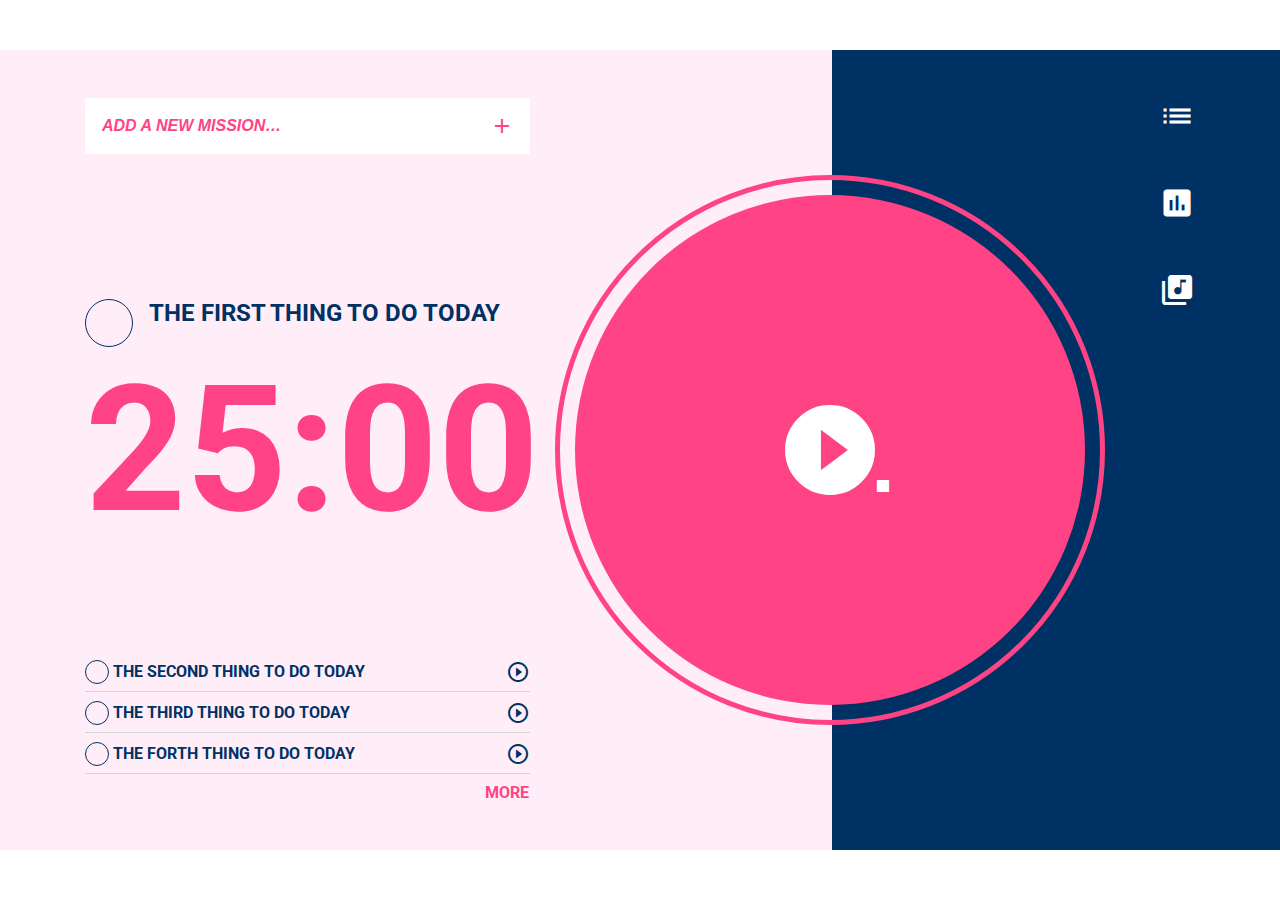
<file: index.html>
<!DOCTYPE html>
<html lang="zh-tw">
<head>
    <meta charset="UTF-8">
    <meta http-equiv="X-UA-Compatible" content="IE=edge">
    <meta name="viewport" content="width=device-width, initial-scale=1.0">
    <link href="https://fonts.googleapis.com/icon?family=Material+Icons"
      rel="stylesheet">
    <link rel="stylesheet" href="./css/style.css">
    <title>F2E-pomodoro-layout-Practice</title>
</head>
<body>
    <div class="index">
        <main>
            <div class="add">
                <input type="text" placeholder="add a new mission…">
                <a href="#"><span class="material-icons">
                    add
                    </span></a>
            </div>
            <div class="nowTodo">
                <div class="todo">
                    <a href="#"></a>
                    <p>the First thing to do today</p>
                </div>
                <div class="time">25:00</div>
            </div>
            <div class="list">
                <ul>
                    <li>
                        <a href="#" class="round"></a>
                        <p>the second thing to do today</p>
                        <a href="#" class="play"><span class="material-icons">
                            play_circle_outline
                            </span></a>
                    </li>
                    <li>
                        <a href="" class="round"></a>
                        <p>the third thing to do today</p>
                        <a href="#" class="play"><span class="material-icons">
                            play_circle_outline
                            </span></a>
                    </li>
                    <li>
                        <a href="" class="round"></a>
                        <p>the forth thing to do today</p>
                        <a href="#" class="play"><span class="material-icons">
                            play_circle_outline
                            </span></a>
                    </li>
                </ul>
                <a href="" class="more">more</a>
            </div>
        </main>
        <nav>
            <ul>
                <li><a href="./todoList.html"><span class="material-icons">
                    list
                    </span></a>
                    </li>
                <li><a href="./analytics.html"><span class="material-icons">
                    insert_chart
                    </span></a></li>
                <li><a href="./ringtones.html"><span class="material-icons">
                    library_music
                    </span></a></li>
            </ul>
        </nav>
        <div class="playButton">
            <a href="#" class="material-icons">
                play_circle_filled
            </a>
            <span class="material-icons">
                stop
            </span>
        </div>
    </div>
</body>
</html>
</file>
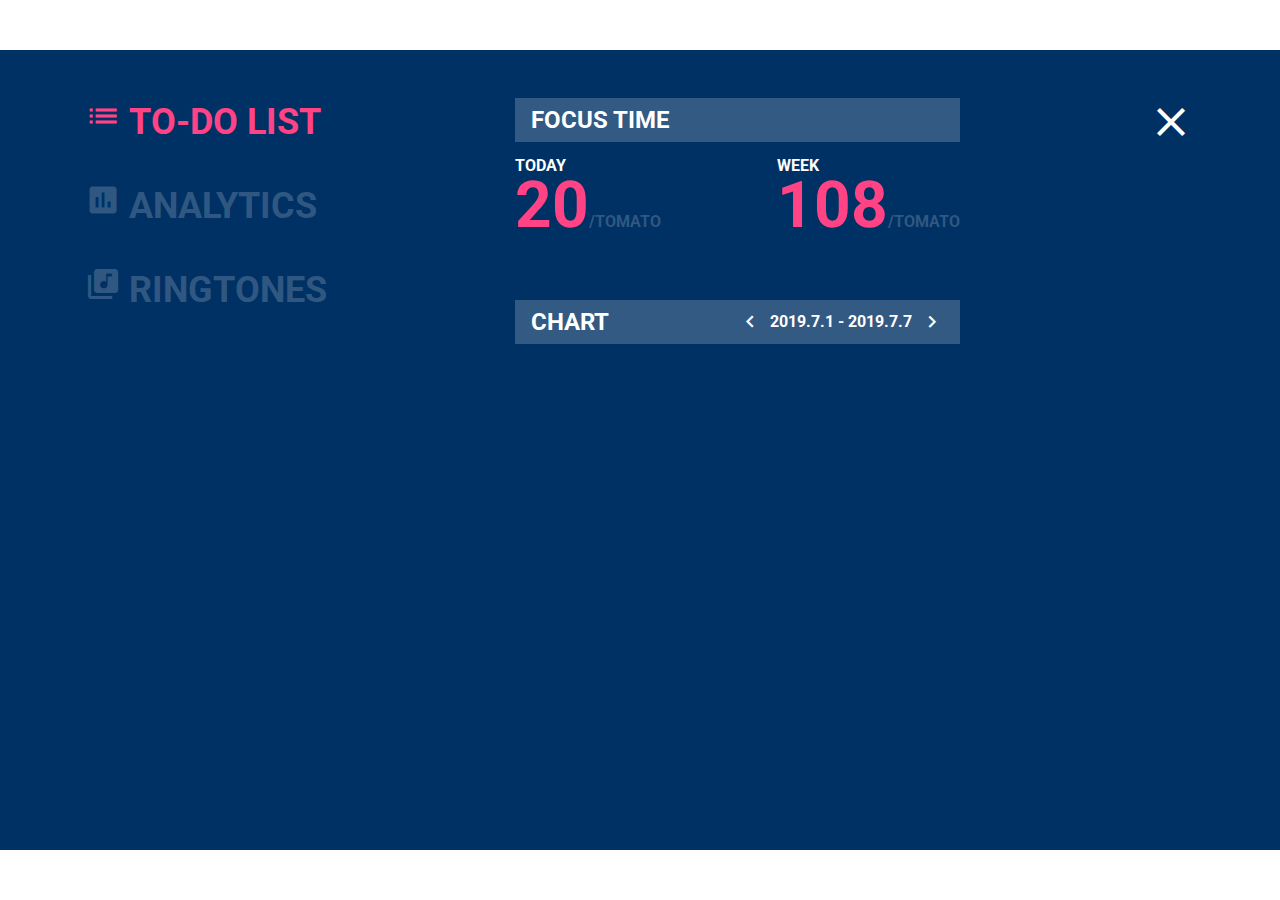
<file: analytics.html>
<!DOCTYPE html>
<html lang="zh-tw">
<head>
    <meta charset="UTF-8">
    <meta http-equiv="X-UA-Compatible" content="IE=edge">
    <meta name="viewport" content="width=device-width, initial-scale=1.0">
    <link href="https://fonts.googleapis.com/icon?family=Material+Icons"rel="stylesheet">
    <link rel="stylesheet" href="https://fonts.googleapis.com/css2?family=Material+Symbols+Outlined:opsz,wght,FILL,GRAD@20..48,100..700,0..1,-50..200" />
    <link rel="stylesheet" href="./css/style.css">
    <title>F2E-pomodoro</title>
</head>
<body>
    <div class="todoList">
        <nav>
            <ul>
                <li class="active"><a href="./todoList.html"><span class="material-icons">
                    list
                    </span>to-do list</a></li>
                <li><a href="./analytics.html"><span class="material-icons">
                    insert_chart
                    </span>analytics</a></li>
                <li><a href="./ringtones.html"><span class="material-icons">
                    library_music
                    </span>ringtones</a></li>
            </ul>
        </nav>
        <main id="analytics">
            <section class="time">
                <div class="title">
                    <h3>focus time</h3>
                </div>
                <div class="tomato">
                    <div class="today">
                        <h4>today</h4>
                        <p>20<span>/tomato</span></p>
                    </div>
                    <div class="week">
                        <h4>week</h4>
                        <p>108<span>/tomato</span></p>
                    </div>
                </div>
            </section>
            <section class="chart">
                <div class="title">
                    <h3>chart</h3>
                    <div class="date">
                        <a href=""><span class="material-icons">
                            keyboard_arrow_left
                            </span></a>
                        <p>2019.7.1 - 2019.7.7</p>
                        <a href=""><span class="material-icons">
                            keyboard_arrow_right
                            </span></a>
                    </div>
                </div>
            </section>
        </main>
        <div class="link">
            <a href="./index.html"><span class="material-icons">
                clear
                </span></a>
        </div>
    </div>
</body>
</html>
</file>
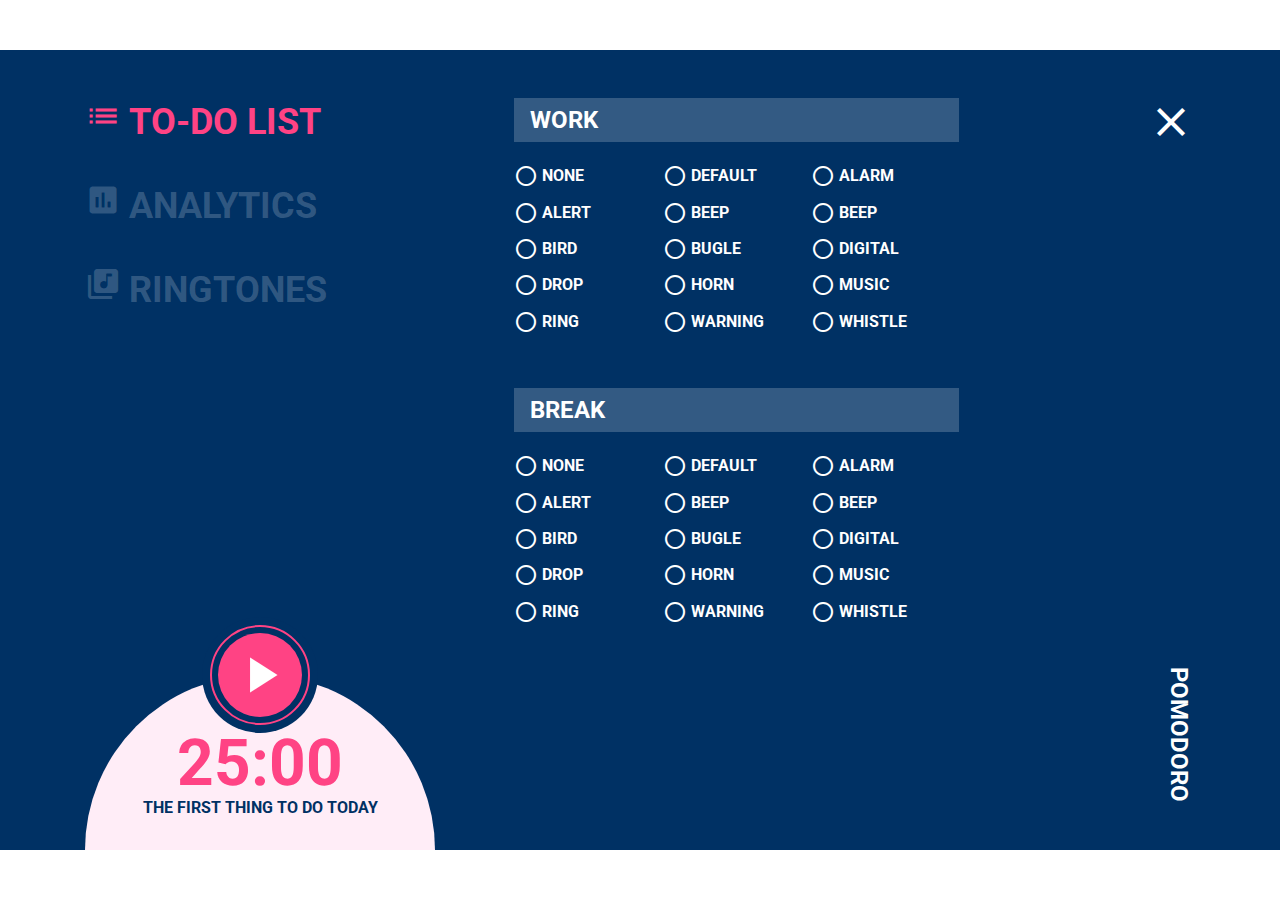
<file: ringtones.html>
<!DOCTYPE html>
<html lang="zh-tw">
<head>
    <meta charset="UTF-8">
    <meta http-equiv="X-UA-Compatible" content="IE=edge">
    <meta name="viewport" content="width=device-width, initial-scale=1.0">
    <link href="https://fonts.googleapis.com/icon?family=Material+Icons"rel="stylesheet">
    <link rel="stylesheet" href="https://fonts.googleapis.com/css2?family=Material+Symbols+Outlined:opsz,wght,FILL,GRAD@20..48,100..700,0..1,-50..200" />
    <link rel="stylesheet" href="./css/style.css">
    <title>F2E-pomodoro</title>
</head>
<body>
    <div class="todoList">
        <nav>
            <ul>
                <li class="active"><a href="./todoList.html"><span class="material-icons">
                    list
                    </span>to-do list</a></li>
                <li><a href="./analytics.html"><span class="material-icons">
                    insert_chart
                    </span>analytics</a></li>
                <li><a href="./ringtones.html"><span class="material-icons">
                    library_music
                    </span>ringtones</a></li>
            </ul>
        </nav>
        <main id="ringtones">
            <section class="work">
                <div class="title">
                    <h3>work</h3>
                </div>
                <ul>
                    <li>
                        <a href=""><span class="material-icons">
                            radio_button_unchecked
                            </span></a>
                        <p>none</p>
                    </li>
                    <li>
                        <a href=""><span class="material-icons">
                            radio_button_unchecked
                            </span></a>
                        <p>Default</p>
                    </li>
                    <li>
                        <a href=""><span class="material-icons">
                            radio_button_unchecked
                            </span></a>
                        <p>alarm</p>
                    </li>
                    <li>
                        <a href=""><span class="material-icons">
                            radio_button_unchecked
                            </span></a>
                        <p>alert</p>
                    </li>
                    <li>
                        <a href=""><span class="material-icons">
                            radio_button_unchecked
                            </span></a>
                        <p>beep</p>
                    </li>
                    <li>
                        <a href=""><span class="material-icons">
                            radio_button_unchecked
                            </span></a>
                        <p>beep</p>
                    </li>
                    <li>
                        <a href=""><span class="material-icons">
                            radio_button_unchecked
                            </span></a>
                        <p>bird</p>
                    </li>
                    <li>
                        <a href=""><span class="material-icons">
                            radio_button_unchecked
                            </span></a>
                        <p>bugle</p>
                    </li>
                    <li>
                        <a href=""><span class="material-icons">
                            radio_button_unchecked
                            </span></a>
                        <p>digital</p>
                    </li>
                    <li>
                        <a href=""><span class="material-icons">
                            radio_button_unchecked
                            </span></a>
                        <p>drop</p>
                    </li>
                    <li>
                        <a href=""><span class="material-icons">
                            radio_button_unchecked
                            </span></a>
                        <p>horn</p>
                    </li>
                    <li>
                        <a href=""><span class="material-icons">
                            radio_button_unchecked
                            </span></a>
                        <p>music</p>
                    </li>
                    <li>
                        <a href=""><span class="material-icons">
                            radio_button_unchecked
                            </span></a>
                        <p>ring</p>
                    </li>
                    <li>
                        <a href=""><span class="material-icons">
                            radio_button_unchecked
                            </span></a>
                        <p>warning</p>
                    </li>
                    <li>
                        <a href=""><span class="material-icons">
                            radio_button_unchecked
                            </span></a>
                        <p>whistle</p>
                    </li>                 
                </ul>
            </section>
            <section class="work">
                <div class="title">
                    <h3>break</h3>
                </div>
                <ul>
                    <li>
                        <a href=""><span class="material-icons">
                            radio_button_unchecked
                            </span></a>
                        <p>none</p>
                    </li>
                    <li>
                        <a href=""><span class="material-icons">
                            radio_button_unchecked
                            </span></a>
                        <p>Default</p>
                    </li>
                    <li>
                        <a href=""><span class="material-icons">
                            radio_button_unchecked
                            </span></a>
                        <p>alarm</p>
                    </li>
                    <li>
                        <a href=""><span class="material-icons">
                            radio_button_unchecked
                            </span></a>
                        <p>alert</p>
                    </li>
                    <li>
                        <a href=""><span class="material-icons">
                            radio_button_unchecked
                            </span></a>
                        <p>beep</p>
                    </li>
                    <li>
                        <a href=""><span class="material-icons">
                            radio_button_unchecked
                            </span></a>
                        <p>beep</p>
                    </li>
                    <li>
                        <a href=""><span class="material-icons">
                            radio_button_unchecked
                            </span></a>
                        <p>bird</p>
                    </li>
                    <li>
                        <a href=""><span class="material-icons">
                            radio_button_unchecked
                            </span></a>
                        <p>bugle</p>
                    </li>
                    <li>
                        <a href=""><span class="material-icons">
                            radio_button_unchecked
                            </span></a>
                        <p>digital</p>
                    </li>
                    <li>
                        <a href=""><span class="material-icons">
                            radio_button_unchecked
                            </span></a>
                        <p>drop</p>
                    </li>
                    <li>
                        <a href=""><span class="material-icons">
                            radio_button_unchecked
                            </span></a>
                        <p>horn</p>
                    </li>
                    <li>
                        <a href=""><span class="material-icons">
                            radio_button_unchecked
                            </span></a>
                        <p>music</p>
                    </li>
                    <li>
                        <a href=""><span class="material-icons">
                            radio_button_unchecked
                            </span></a>
                        <p>ring</p>
                    </li>
                    <li>
                        <a href=""><span class="material-icons">
                            radio_button_unchecked
                            </span></a>
                        <p>warning</p>
                    </li>
                    <li>
                        <a href=""><span class="material-icons">
                            radio_button_unchecked
                            </span></a>
                        <p>whistle</p>
                    </li>                 
                </ul>
            </section>
        </main>
        <div class="link">
            <a href="./index.html"><span class="material-icons">
                clear
                </span></a>
        </div>
        <div class="time">
            <h1>25:00</h1>
            <p>the First thing to do today</p>
            <div class="button">
                <a href="#">
                    <span class="material-icons">
                        play_arrow
                        </span>
                </a>
            </div>
        </div>
        <a href="" class="logo">POMODORO</a>
    </div>
</body>
</html>
</file>
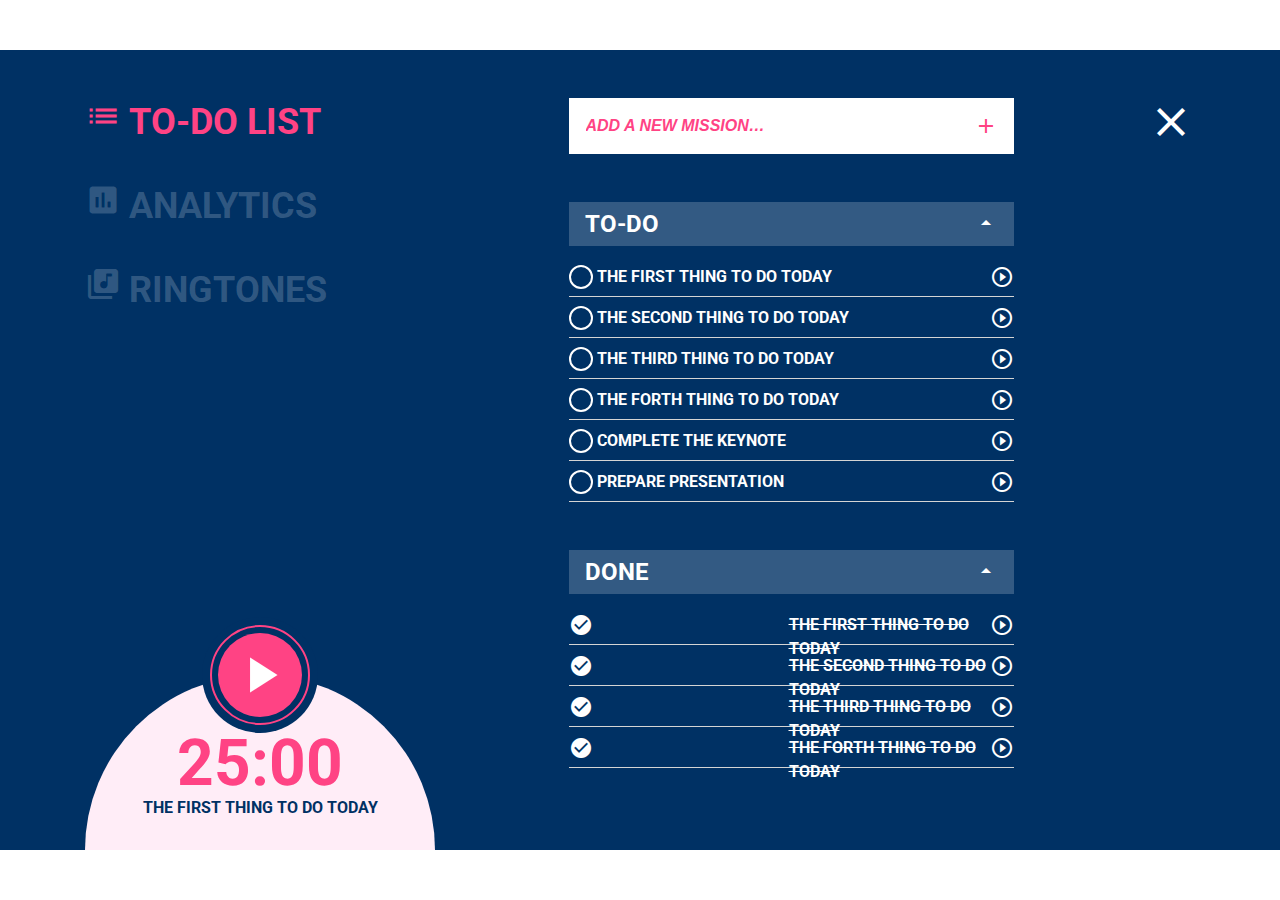
<file: todoList.html>
<!DOCTYPE html>
<html lang="zh-tw">
<head>
    <meta charset="UTF-8">
    <meta http-equiv="X-UA-Compatible" content="IE=edge">
    <meta name="viewport" content="width=device-width, initial-scale=1.0">
    <link href="https://fonts.googleapis.com/icon?family=Material+Icons"rel="stylesheet">
    <link rel="stylesheet" href="https://fonts.googleapis.com/css2?family=Material+Symbols+Outlined:opsz,wght,FILL,GRAD@20..48,100..700,0..1,-50..200" />
    <link rel="stylesheet" href="./css/style.css">
    <title>F2E-pomodoro</title>
</head>
<body>
    <div class="todoList">
        <nav>
            <ul>
                <li class="active"><a href="./todoList.html"><span class="material-icons">
                    list
                    </span>to-do list</a></li>
                <li><a href="./analytics.html"><span class="material-icons">
                    insert_chart
                    </span>analytics</a></li>
                <li><a href="./ringtones.html"><span class="material-icons">
                    library_music
                    </span>ringtones</a></li>
            </ul>
        </nav>
        <main id="todoList">
            <div class="add">
                <input type="text" placeholder="add a new mission…">
                <a href="#"><span class="material-icons">
                    add
                    </span></a>
            </div>
            <div class="todo">
                <div class="title">
                    <h3>to-do</h3>
                    <a href="#"><span class="material-icons">
                        arrow_drop_up
                        </span></a>
                </div>
                <ul class="list">
                    <li>
                        <a href="#" class="round"></a>
                        <p>the First thing to do today</p>
                        <a href="#" class="play"><span class="material-icons">
                            play_circle_outline
                            </span></a>
                    </li>
                    <li>
                        <a href="" class="round"></a>
                        <p>the second thing to do today</p>
                        <a href="#" class="play"><span class="material-icons">
                            play_circle_outline
                            </span></a>
                    </li>
                    <li>
                        <a href="" class="round"></a>
                        <p>the third thing to do today</p>
                        <a href="#" class="play"><span class="material-icons">
                            play_circle_outline
                            </span></a>
                    </li>
                    <li>
                        <a href="#" class="round"></a>
                        <p>the Forth thing to do today</p>
                        <a href="#" class="play"><span class="material-icons">
                            play_circle_outline
                            </span></a>
                    </li>
                    <li>
                        <a href="" class="round"></a>
                        <p>complete the keynote</p>
                        <a href="#" class="play"><span class="material-icons">
                            play_circle_outline
                            </span></a>
                    </li>
                    <li>
                        <a href="" class="round"></a>
                        <p>prepare presentation</p>
                        <a href="#" class="play"><span class="material-icons">
                            play_circle_outline
                            </span></a>
                    </li>
                </ul>
            </div>
            <div class="todo">
                <div class="title">
                    <h3>done</h3>
                    <a href="#"><span class="material-icons">
                        arrow_drop_up
                        </span></a>
                </div>
                <ul class="list">
                    <li>
                        <a href="" class=""><span class="material-icons">
                            check_circle_outline
                            </span></a>
                        <p class="line">the First thing to do today</p>
                        <a href="#" class="play"><span class="material-icons">
                            play_circle_outline
                            </span></a>
                    </li>
                    <li>
                        <a href="" class=""><span class="material-icons">
                            check_circle_outline
                            </span></a>
                        <p class="line">the second thing to do today</p>
                        <a href="#" class="play"><span class="material-icons">
                            play_circle_outline
                            </span></a>
                    </li>
                    <li>
                        <a href="" class=""><span class="material-icons">
                            check_circle_outline
                            </span></a>
                        <p class="line">the third thing to do today</p>
                        <a href="#" class="play"><span class="material-icons">
                            play_circle_outline
                            </span></a>
                    </li>
                    <li>
                        <a href="" class=""><span class="material-icons">
                            check_circle_outline
                            </span></a> 
                        <p class="line">the Forth thing to do today</p>
                        <a href="#" class="play"><span class="material-icons">
                            play_circle_outline
                            </span></a>
                    </li>
                </ul>
            </div>
        </main>
        <div class="link">
            <a href="./index.html"><span class="material-icons">
                clear
                </span></a>
        </div>
        <div class="time">
            <h1>25:00</h1>
            <p>the First thing to do today</p>
            <div class="button">
                <a href="#">
                    <span class="material-icons">
                        play_arrow
                        </span>
                </a>
            </div>
        </div>
    </div>
</body>
</html>
</file>
<file: css/style.css>
/* http://meyerweb.com/eric/tools/css/reset/ 
   v2.0 | 20110126
   License: none (public domain)
*/
@import url("https://fonts.googleapis.com/css2?family=Roboto:wght@700&display=swap");
html, body, div, span, applet, object, iframe,
h1, h2, h3, h4, h5, h6, p, blockquote, pre,
a, abbr, acronym, address, big, cite, code,
del, dfn, em, img, ins, kbd, q, s, samp,
small, strike, strong, sub, sup, tt, var,
b, u, i, center,
dl, dt, dd, ol, ul, li,
fieldset, form, label, legend,
table, caption, tbody, tfoot, thead, tr, th, td,
article, aside, canvas, details, embed,
figure, figcaption, footer, header, hgroup,
menu, nav, output, ruby, section, summary,
time, mark, audio, video {
  margin: 0;
  padding: 0;
  border: 0;
  font-size: 100%;
  font: inherit;
  vertical-align: baseline;
}

/* HTML5 display-role reset for older browsers */
article, aside, details, figcaption, figure,
footer, header, hgroup, menu, nav, section {
  display: block;
}

body {
  line-height: 1;
}

ol, ul {
  list-style: none;
}

blockquote, q {
  quotes: none;
}

blockquote:before, blockquote:after,
q:before, q:after {
  content: "";
  content: none;
}

table {
  border-collapse: collapse;
  border-spacing: 0;
}

* {
  list-style: none;
  text-decoration: none;
  box-sizing: border-box;
}

body {
  display: flex;
  align-items: center;
  justify-content: center;
  min-height: 100vh;
  font-family: "Roboto", sans-serif;
  font-weight: bold;
  text-transform: uppercase;
}

.todoList > #todoList > .add, .index > main > .add {
  width: 445px;
  height: 56px;
  position: relative;
}
.todoList > #todoList > .add > input, .index > main > .add > input {
  width: 100%;
  height: 100%;
  padding: 0 0 0 17px;
  border: 0;
  outline: none;
  text-transform: uppercase;
  font-size: 16px;
  line-height: 19px;
  color: #FF4384;
  font-weight: bold;
}
.todoList > #todoList > .add > input::-moz-placeholder, .index > main > .add > input::-moz-placeholder {
  color: #FF4384;
  font-weight: bold;
  font-style: italic;
  font-size: 16px;
}
.todoList > #todoList > .add > input:-ms-input-placeholder, .index > main > .add > input:-ms-input-placeholder {
  color: #FF4384;
  font-weight: bold;
  font-style: italic;
  font-size: 16px;
}
.todoList > #todoList > .add > input::placeholder, .index > main > .add > input::placeholder {
  color: #FF4384;
  font-weight: bold;
  font-style: italic;
  font-size: 16px;
}
.todoList > #todoList > .add > a, .index > main > .add > a {
  position: absolute;
  right: 16px;
  top: 16px;
}
.todoList > #todoList > .add > a span, .index > main > .add > a span {
  font-style: 24px;
  color: #FF4384;
}

.todoList > #todoList > .todo > .list, .index > main > .list > ul {
  display: flex;
  flex-direction: column;
  gap: 9px;
  padding: 0;
}
.todoList > #todoList > .todo > .list > li, .index > main > .list > ul > li {
  width: 445px;
  height: 32px;
  display: flex;
  border-bottom: 1px solid rgb(212, 212, 212);
}
.todoList > #todoList > .todo > .list > li > .round, .index > main > .list > ul > li > .round {
  width: 24px;
  height: 24px;
  border: 1px solid #003164;
  display: block;
  border-radius: 50%;
}
.todoList > #todoList > .todo > .list > li > p, .index > main > .list > ul > li > p {
  line-height: 24px;
  margin-left: 4px;
}
.todoList > #todoList > .todo > .list > li > .play, .index > main > .list > ul > li > .play {
  margin-left: auto;
  color: #003164;
}

.todoList > .logo, .index > .logo {
  position: absolute;
  -ms-writing-mode: tb-rl;
      writing-mode: vertical-rl;
  text-orientation: mixed;
  right: 85px;
  bottom: 48px;
  font-size: 24px;
  line-height: 32px;
  color: #FFFFFF;
}
.todoList > .logo:visited, .index > .logo:visited {
  color: #FFFFFF;
}

.index {
  width: 1280px;
  height: 800px;
  display: flex;
  justify-content: space-between;
  position: relative;
  padding: 48px 85px;
  position: relative;
  background-image: linear-gradient(to right, #FFEDF7 65%, #003164 35%);
  color: #003164;
}
.index > main {
  display: flex;
  flex-direction: column;
  justify-content: flex-start;
}
.index > main > .nowTodo {
  display: flex;
  flex-direction: column;
  margin-top: 145px;
}
.index > main > .nowTodo > .todo {
  display: flex;
}
.index > main > .nowTodo > .todo > a {
  display: block;
  width: 48px;
  height: 48px;
  border: 1px solid #003164;
  border-radius: 50%;
  background-color: #FFEDF7;
}
.index > main > .nowTodo > .todo p {
  font-size: 24px;
  line-height: 28px;
  padding-left: 16px;
}
.index > main > .nowTodo > .time {
  font-size: 176px;
  width: 454px;
  height: 206px;
  text-align: center;
  color: #FF4384;
  line-height: 206px;
}
.index > main > .list {
  display: flex;
  flex-direction: column;
  margin-top: auto;
}
.index > main > .list > .more {
  line-height: 19px;
  display: inline-block;
  margin-top: 9px;
  margin-right: 10px;
  text-align: end;
}
.index > main > .list > .more:visited {
  color: #FF4384;
}
.index > nav > ul {
  display: flex;
  flex-direction: column;
}
.index > nav > ul li {
  margin-bottom: 48px;
}
.index > nav > ul li > a {
  color: #FFFFFF;
}
.index > nav > ul li > a > span {
  font-size: 36px;
}
.index > .playButton {
  position: absolute;
  width: 510px;
  height: 510px;
  right: 450px;
  top: 50%;
  transform: translate(50%, -50%);
  background-color: #FF4384;
  border-radius: 50%;
  outline: 5px solid #FF4384;
  outline-offset: 15px;
}
.index > .playButton > a {
  position: absolute;
  top: 50%;
  left: 50%;
  transform: translate(-50%, -50%);
  font-size: 108px;
  color: #FFFFFF;
}
.index > .playButton > a:visited {
  color: #FFFFFF;
}
.index > .playButton > span {
  position: absolute;
  top: 50%;
  left: 50%;
  transform: translate(170%, 100%);
  font-size: 24px;
  color: #FFFFFF;
}
.todoList {
  width: 1280px;
  height: 800px;
  display: flex;
  justify-content: space-between;
  position: relative;
  padding: 48px 85px;
  background-color: #003164;
}
.todoList > nav ul {
  display: flex;
  flex-direction: column;
  gap: 42px;
  color: #FF4384;
  font-size: 36px;
}
.todoList > nav ul > li > a {
  color: rgba(255, 255, 255, 0.2);
}
.todoList > nav ul > li > a:visited {
  color: rgba(255, 255, 255, 0.2);
}
.todoList > nav ul > li > a > .material-icons {
  font-size: 36px;
  margin-right: 8px;
}
.todoList > nav ul > .active a {
  color: #FF4384;
}
.todoList > nav ul > .active a:visited {
  color: #FF4384;
}
.todoList > #todoList {
  margin-left: 108px;
}
.todoList > #todoList > .todo {
  margin-top: 48px;
  color: #FFFFFF;
}
.todoList > #todoList > .todo > .title {
  width: 445px;
  height: 44px;
  background-color: rgba(255, 255, 255, 0.2);
  display: flex;
  padding: 8px 16px;
  justify-content: space-between;
  align-items: center;
}
.todoList > #todoList > .todo > .title > h3 {
  font-size: 24px;
  line-height: 36px;
}
.todoList > #todoList > .todo > .title > a {
  color: #FFFFFF;
}
.todoList > #todoList > .todo > .list {
  margin-top: 19px;
}
.todoList > #todoList > .todo > .list > li > .round {
  border: 2px solid #FFFFFF;
  background-color: #003164;
}
.todoList > #todoList > .todo > .list > li > .line {
  text-decoration: line-through;
}
.todoList > #todoList > .todo > .list > li > .play {
  color: #FFFFFF;
}
.todoList > #todoList > .todo > .list > li a:nth-child(1) span {
  color: #FFFFFF;
}
.todoList > #analytics {
  color: #FFFFFF;
}
.todoList > #analytics > .time > .title {
  width: 445px;
  height: 44px;
  background-color: rgba(255, 255, 255, 0.2);
  display: flex;
  padding-left: 16px;
}
.todoList > #analytics > .time > .title h3 {
  font-size: 24px;
  line-height: 36px;
  margin: auto 0;
}
.todoList > #analytics > .time > .tomato {
  margin-top: 16px;
  display: flex;
  justify-content: space-between;
}
.todoList > #analytics > .time > .tomato p {
  font-size: 64px;
  line-height: 64px;
  color: #FF4384;
}
.todoList > #analytics > .time > .tomato p span {
  font-size: 16px;
  color: rgba(255, 255, 255, 0.2);
}
.todoList > #analytics > .chart {
  margin-top: 46px;
}
.todoList > #analytics > .chart > .title {
  width: 445px;
  height: 44px;
  background-color: rgba(255, 255, 255, 0.2);
  display: flex;
  justify-content: space-between;
  align-items: center;
  padding: 0px 16px;
}
.todoList > #analytics > .chart > .title h3 {
  font-size: 24px;
  line-height: 36px;
  margin: auto 0;
}
.todoList > #analytics > .chart > .title > .date {
  display: flex;
  align-items: center;
}
.todoList > #analytics > .chart > .title > .date a {
  display: block;
  width: 24px;
  height: 24px;
  color: #FFFFFF;
}
.todoList > #analytics > .chart > .title > .date a:visited {
  color: #FFFFFF;
}
.todoList > #analytics > .chart > .title > .date a span {
  display: inline-block;
  margin: auto;
}
.todoList > #analytics > .chart > .title > .date p {
  margin: auto 8px;
}
.todoList > #ringtones {
  color: #FFFFFF;
}
.todoList > #ringtones > .work {
  margin-bottom: 48px;
}
.todoList > #ringtones > .work > .title {
  width: 445px;
  height: 44px;
  background-color: rgba(255, 255, 255, 0.2);
  display: flex;
  padding-left: 16px;
}
.todoList > #ringtones > .work > .title h3 {
  font-size: 24px;
  line-height: 36px;
  margin: auto 0;
}
.todoList > #ringtones > .work > ul {
  margin-top: 16px;
  width: 446px;
  height: 182px;
  display: flex;
  flex-wrap: wrap;
  flex-direction: row;
}
.todoList > #ringtones > .work > ul li {
  width: 33.33%;
  display: flex;
  align-items: center;
}
.todoList > #ringtones > .work > ul li a {
  margin-right: 4px;
  display: flex;
}
.todoList > #ringtones > .work > ul li a:visited {
  color: #FFFFFF;
}
.todoList > .link span {
  color: #FFFFFF;
  font-size: 48px;
}
.todoList > .time {
  position: absolute;
  width: 350px;
  height: 175px;
  background-color: #FFEDF7;
  bottom: 0;
  border-radius: 350px 350px 0 0;
  text-align: center;
}
.todoList > .time h1 {
  font-size: 64px;
  color: #FF4384;
  margin-top: 57px;
}
.todoList > .time p {
  line-height: 24px;
  color: #003164;
}
.todoList > .time .button {
  position: absolute;
  width: 116px;
  height: 116px;
  top: 0;
  left: 50%;
  border-radius: 50%;
  transform: translate(-50%, -50%);
  background-color: #003164;
  outline: 2px solid #FF4384;
  outline-offset: -10px;
  display: flex;
  justify-content: center;
  align-items: center;
}
.todoList > .time .button a {
  width: 84px;
  height: 84px;
  background-color: #FF4384;
  border-radius: 50%;
  display: flex;
}
.todoList > .time .button a span {
  font-size: 60px;
  color: #FFFFFF;
  margin: auto;
}/*# sourceMappingURL=style.css.map */
</file>
